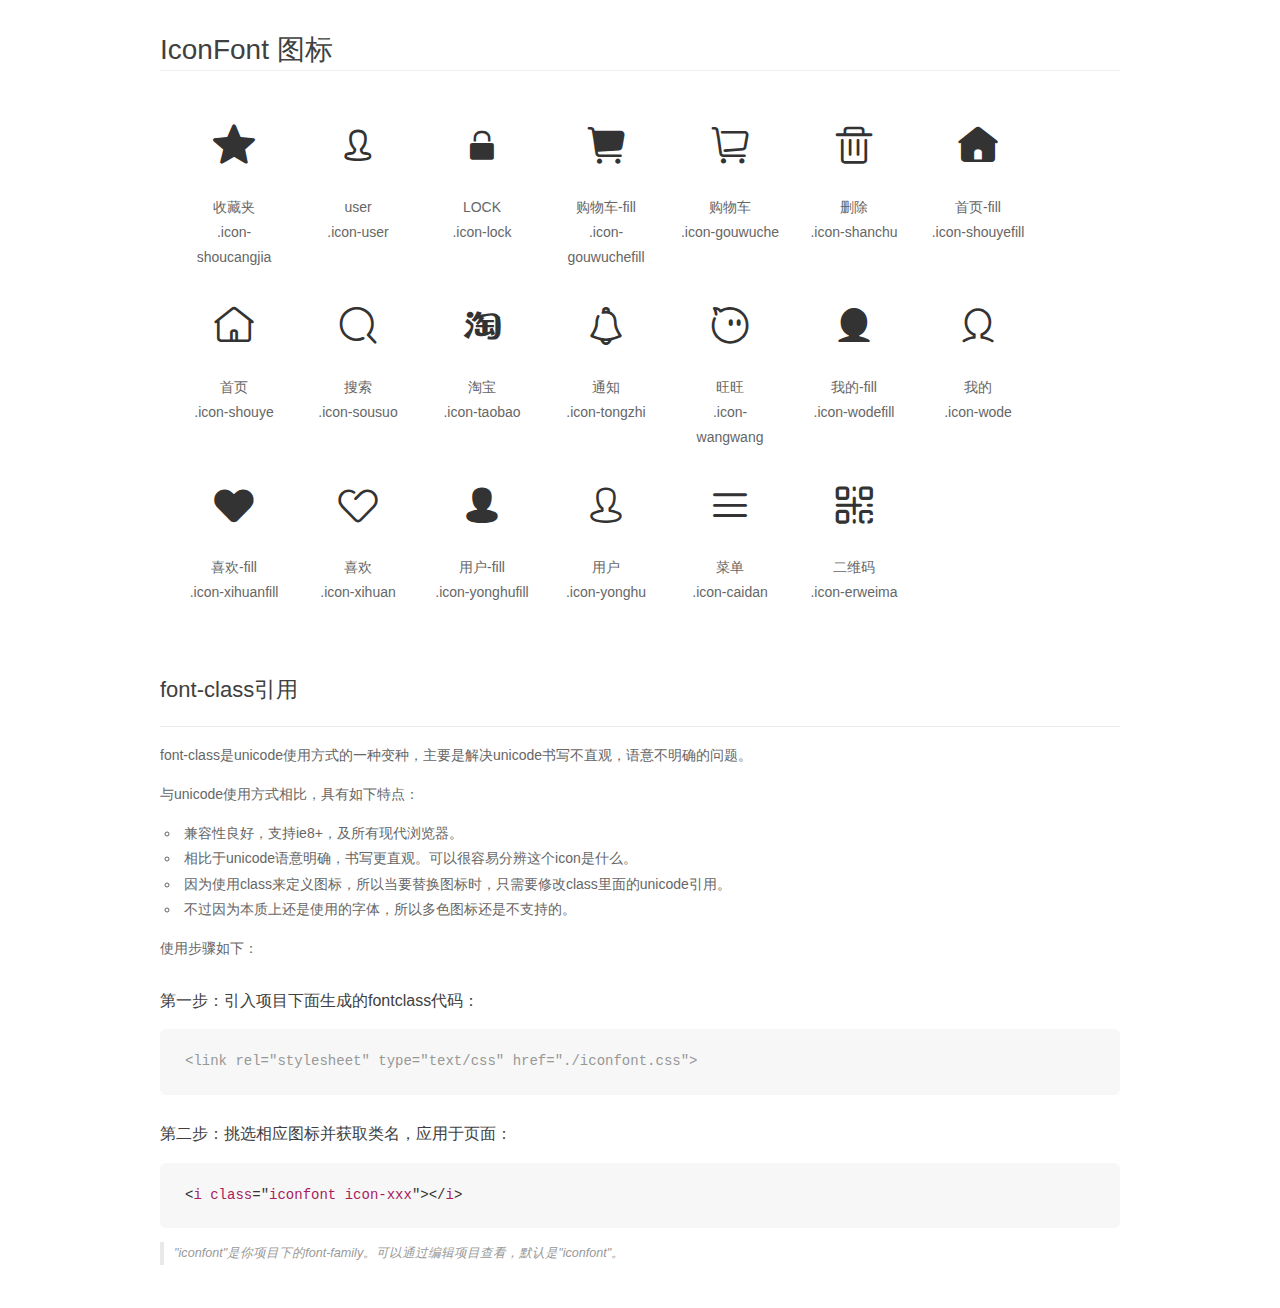
<file: icofont/demo_fontclass.html>
<!DOCTYPE html>
<html>
<head>
    <meta charset="utf-8"/>
    <title>IconFont</title>
    <link rel="stylesheet" href="demo.css">
    <link rel="stylesheet" href="iconfont.css">
</head>
<body>
    <div class="main markdown">
        <h1>IconFont 图标</h1>
        <ul class="icon_lists clear">
            
                <li>
                <i class="icon iconfont icon-shoucangjia"></i>
                    <div class="name">收藏夹</div>
                    <div class="fontclass">.icon-shoucangjia</div>
                </li>
            
                <li>
                <i class="icon iconfont icon-user"></i>
                    <div class="name">user</div>
                    <div class="fontclass">.icon-user</div>
                </li>
            
                <li>
                <i class="icon iconfont icon-lock"></i>
                    <div class="name">LOCK</div>
                    <div class="fontclass">.icon-lock</div>
                </li>
            
                <li>
                <i class="icon iconfont icon-gouwuchefill"></i>
                    <div class="name">购物车-fill</div>
                    <div class="fontclass">.icon-gouwuchefill</div>
                </li>
            
                <li>
                <i class="icon iconfont icon-gouwuche"></i>
                    <div class="name">购物车</div>
                    <div class="fontclass">.icon-gouwuche</div>
                </li>
            
                <li>
                <i class="icon iconfont icon-shanchu"></i>
                    <div class="name">删除</div>
                    <div class="fontclass">.icon-shanchu</div>
                </li>
            
                <li>
                <i class="icon iconfont icon-shouyefill"></i>
                    <div class="name">首页-fill</div>
                    <div class="fontclass">.icon-shouyefill</div>
                </li>
            
                <li>
                <i class="icon iconfont icon-shouye"></i>
                    <div class="name">首页</div>
                    <div class="fontclass">.icon-shouye</div>
                </li>
            
                <li>
                <i class="icon iconfont icon-sousuo"></i>
                    <div class="name">搜索</div>
                    <div class="fontclass">.icon-sousuo</div>
                </li>
            
                <li>
                <i class="icon iconfont icon-taobao"></i>
                    <div class="name">淘宝</div>
                    <div class="fontclass">.icon-taobao</div>
                </li>
            
                <li>
                <i class="icon iconfont icon-tongzhi"></i>
                    <div class="name">通知</div>
                    <div class="fontclass">.icon-tongzhi</div>
                </li>
            
                <li>
                <i class="icon iconfont icon-wangwang"></i>
                    <div class="name">旺旺</div>
                    <div class="fontclass">.icon-wangwang</div>
                </li>
            
                <li>
                <i class="icon iconfont icon-wodefill"></i>
                    <div class="name">我的-fill</div>
                    <div class="fontclass">.icon-wodefill</div>
                </li>
            
                <li>
                <i class="icon iconfont icon-wode"></i>
                    <div class="name">我的</div>
                    <div class="fontclass">.icon-wode</div>
                </li>
            
                <li>
                <i class="icon iconfont icon-xihuanfill"></i>
                    <div class="name">喜欢-fill</div>
                    <div class="fontclass">.icon-xihuanfill</div>
                </li>
            
                <li>
                <i class="icon iconfont icon-xihuan"></i>
                    <div class="name">喜欢</div>
                    <div class="fontclass">.icon-xihuan</div>
                </li>
            
                <li>
                <i class="icon iconfont icon-yonghufill"></i>
                    <div class="name">用户-fill</div>
                    <div class="fontclass">.icon-yonghufill</div>
                </li>
            
                <li>
                <i class="icon iconfont icon-yonghu"></i>
                    <div class="name">用户</div>
                    <div class="fontclass">.icon-yonghu</div>
                </li>
            
                <li>
                <i class="icon iconfont icon-caidan"></i>
                    <div class="name">菜单</div>
                    <div class="fontclass">.icon-caidan</div>
                </li>
            
                <li>
                <i class="icon iconfont icon-erweima"></i>
                    <div class="name">二维码</div>
                    <div class="fontclass">.icon-erweima</div>
                </li>
            
        </ul>

        <h2 id="font-class-">font-class引用</h2>
        <hr>

        <p>font-class是unicode使用方式的一种变种，主要是解决unicode书写不直观，语意不明确的问题。</p>
        <p>与unicode使用方式相比，具有如下特点：</p>
        <ul>
        <li>兼容性良好，支持ie8+，及所有现代浏览器。</li>
        <li>相比于unicode语意明确，书写更直观。可以很容易分辨这个icon是什么。</li>
        <li>因为使用class来定义图标，所以当要替换图标时，只需要修改class里面的unicode引用。</li>
        <li>不过因为本质上还是使用的字体，所以多色图标还是不支持的。</li>
        </ul>
        <p>使用步骤如下：</p>
        <h3 id="-fontclass-">第一步：引入项目下面生成的fontclass代码：</h3>


        <pre><code class="lang-js hljs javascript"><span class="hljs-comment">&lt;link rel="stylesheet" type="text/css" href="./iconfont.css"&gt;</span></code></pre>
        <h3 id="-">第二步：挑选相应图标并获取类名，应用于页面：</h3>
        <pre><code class="lang-css hljs">&lt;<span class="hljs-selector-tag">i</span> <span class="hljs-selector-tag">class</span>="<span class="hljs-selector-tag">iconfont</span> <span class="hljs-selector-tag">icon-xxx</span>"&gt;&lt;/<span class="hljs-selector-tag">i</span>&gt;</code></pre>
        <blockquote>
        <p>"iconfont"是你项目下的font-family。可以通过编辑项目查看，默认是"iconfont"。</p>
        </blockquote>
    </div>
</body>
</html>
</file>
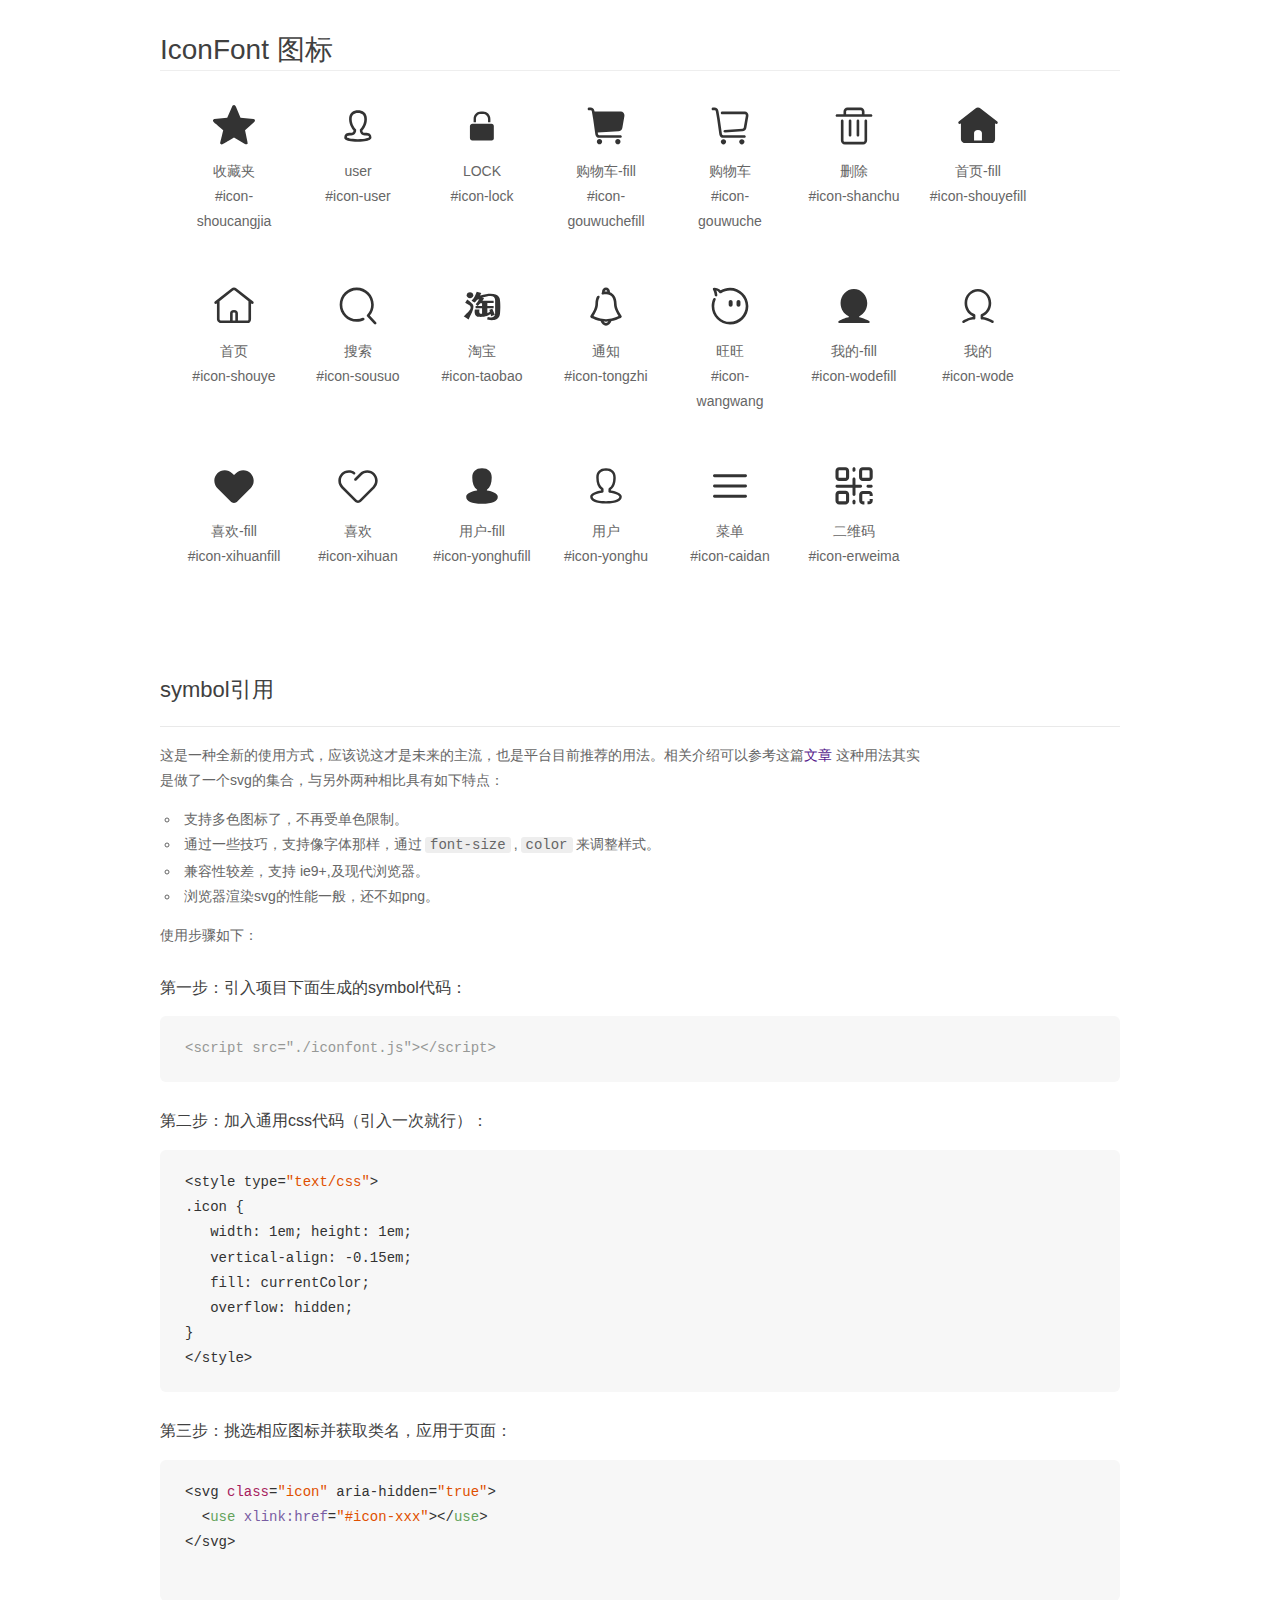
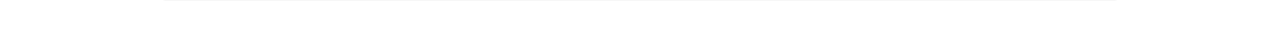
<file: icofont/demo_symbol.html>
<!DOCTYPE html>
<html>
<head>
    <meta charset="utf-8"/>
    <title>IconFont</title>
    <link rel="stylesheet" href="demo.css">
    <script src="iconfont.js"></script>

    <style type="text/css">
        .icon {
          /* 通过设置 font-size 来改变图标大小 */
          width: 1em; height: 1em;
          /* 图标和文字相邻时，垂直对齐 */
          vertical-align: -0.15em;
          /* 通过设置 color 来改变 SVG 的颜色/fill */
          fill: currentColor;
          /* path 和 stroke 溢出 viewBox 部分在 IE 下会显示
             normalize.css 中也包含这行 */
          overflow: hidden;
        }

    </style>
</head>
<body>
    <div class="main markdown">
        <h1>IconFont 图标</h1>
        <ul class="icon_lists clear">
            
                <li>
                    <svg class="icon" aria-hidden="true">
                        <use xlink:href="#icon-shoucangjia"></use>
                    </svg>
                    <div class="name">收藏夹</div>
                    <div class="fontclass">#icon-shoucangjia</div>
                </li>
            
                <li>
                    <svg class="icon" aria-hidden="true">
                        <use xlink:href="#icon-user"></use>
                    </svg>
                    <div class="name">user</div>
                    <div class="fontclass">#icon-user</div>
                </li>
            
                <li>
                    <svg class="icon" aria-hidden="true">
                        <use xlink:href="#icon-lock"></use>
                    </svg>
                    <div class="name">LOCK</div>
                    <div class="fontclass">#icon-lock</div>
                </li>
            
                <li>
                    <svg class="icon" aria-hidden="true">
                        <use xlink:href="#icon-gouwuchefill"></use>
                    </svg>
                    <div class="name">购物车-fill</div>
                    <div class="fontclass">#icon-gouwuchefill</div>
                </li>
            
                <li>
                    <svg class="icon" aria-hidden="true">
                        <use xlink:href="#icon-gouwuche"></use>
                    </svg>
                    <div class="name">购物车</div>
                    <div class="fontclass">#icon-gouwuche</div>
                </li>
            
                <li>
                    <svg class="icon" aria-hidden="true">
                        <use xlink:href="#icon-shanchu"></use>
                    </svg>
                    <div class="name">删除</div>
                    <div class="fontclass">#icon-shanchu</div>
                </li>
            
                <li>
                    <svg class="icon" aria-hidden="true">
                        <use xlink:href="#icon-shouyefill"></use>
                    </svg>
                    <div class="name">首页-fill</div>
                    <div class="fontclass">#icon-shouyefill</div>
                </li>
            
                <li>
                    <svg class="icon" aria-hidden="true">
                        <use xlink:href="#icon-shouye"></use>
                    </svg>
                    <div class="name">首页</div>
                    <div class="fontclass">#icon-shouye</div>
                </li>
            
                <li>
                    <svg class="icon" aria-hidden="true">
                        <use xlink:href="#icon-sousuo"></use>
                    </svg>
                    <div class="name">搜索</div>
                    <div class="fontclass">#icon-sousuo</div>
                </li>
            
                <li>
                    <svg class="icon" aria-hidden="true">
                        <use xlink:href="#icon-taobao"></use>
                    </svg>
                    <div class="name">淘宝</div>
                    <div class="fontclass">#icon-taobao</div>
                </li>
            
                <li>
                    <svg class="icon" aria-hidden="true">
                        <use xlink:href="#icon-tongzhi"></use>
                    </svg>
                    <div class="name">通知</div>
                    <div class="fontclass">#icon-tongzhi</div>
                </li>
            
                <li>
                    <svg class="icon" aria-hidden="true">
                        <use xlink:href="#icon-wangwang"></use>
                    </svg>
                    <div class="name">旺旺</div>
                    <div class="fontclass">#icon-wangwang</div>
                </li>
            
                <li>
                    <svg class="icon" aria-hidden="true">
                        <use xlink:href="#icon-wodefill"></use>
                    </svg>
                    <div class="name">我的-fill</div>
                    <div class="fontclass">#icon-wodefill</div>
                </li>
            
                <li>
                    <svg class="icon" aria-hidden="true">
                        <use xlink:href="#icon-wode"></use>
                    </svg>
                    <div class="name">我的</div>
                    <div class="fontclass">#icon-wode</div>
                </li>
            
                <li>
                    <svg class="icon" aria-hidden="true">
                        <use xlink:href="#icon-xihuanfill"></use>
                    </svg>
                    <div class="name">喜欢-fill</div>
                    <div class="fontclass">#icon-xihuanfill</div>
                </li>
            
                <li>
                    <svg class="icon" aria-hidden="true">
                        <use xlink:href="#icon-xihuan"></use>
                    </svg>
                    <div class="name">喜欢</div>
                    <div class="fontclass">#icon-xihuan</div>
                </li>
            
                <li>
                    <svg class="icon" aria-hidden="true">
                        <use xlink:href="#icon-yonghufill"></use>
                    </svg>
                    <div class="name">用户-fill</div>
                    <div class="fontclass">#icon-yonghufill</div>
                </li>
            
                <li>
                    <svg class="icon" aria-hidden="true">
                        <use xlink:href="#icon-yonghu"></use>
                    </svg>
                    <div class="name">用户</div>
                    <div class="fontclass">#icon-yonghu</div>
                </li>
            
                <li>
                    <svg class="icon" aria-hidden="true">
                        <use xlink:href="#icon-caidan"></use>
                    </svg>
                    <div class="name">菜单</div>
                    <div class="fontclass">#icon-caidan</div>
                </li>
            
                <li>
                    <svg class="icon" aria-hidden="true">
                        <use xlink:href="#icon-erweima"></use>
                    </svg>
                    <div class="name">二维码</div>
                    <div class="fontclass">#icon-erweima</div>
                </li>
            
        </ul>


        <h2 id="symbol-">symbol引用</h2>
        <hr>

        <p>这是一种全新的使用方式，应该说这才是未来的主流，也是平台目前推荐的用法。相关介绍可以参考这篇<a href="">文章</a>
        这种用法其实是做了一个svg的集合，与另外两种相比具有如下特点：</p>
        <ul>
          <li>支持多色图标了，不再受单色限制。</li>
          <li>通过一些技巧，支持像字体那样，通过<code>font-size</code>,<code>color</code>来调整样式。</li>
          <li>兼容性较差，支持 ie9+,及现代浏览器。</li>
          <li>浏览器渲染svg的性能一般，还不如png。</li>
        </ul>
        <p>使用步骤如下：</p>
        <h3 id="-symbol-">第一步：引入项目下面生成的symbol代码：</h3>
        <pre><code class="lang-js hljs javascript"><span class="hljs-comment">&lt;script src="./iconfont.js"&gt;&lt;/script&gt;</span></code></pre>
        <h3 id="-css-">第二步：加入通用css代码（引入一次就行）：</h3>
        <pre><code class="lang-js hljs javascript">&lt;style type=<span class="hljs-string">"text/css"</span>&gt;
.icon {
   width: <span class="hljs-number">1</span>em; height: <span class="hljs-number">1</span>em;
   vertical-align: <span class="hljs-number">-0.15</span>em;
   fill: currentColor;
   overflow: hidden;
}
&lt;<span class="hljs-regexp">/style&gt;</span></code></pre>
        <h3 id="-">第三步：挑选相应图标并获取类名，应用于页面：</h3>
        <pre><code class="lang-js hljs javascript">&lt;svg <span class="hljs-class"><span class="hljs-keyword">class</span></span>=<span class="hljs-string">"icon"</span> aria-hidden=<span class="hljs-string">"true"</span>&gt;<span class="xml"><span class="hljs-tag">
  &lt;<span class="hljs-name">use</span> <span class="hljs-attr">xlink:href</span>=<span class="hljs-string">"#icon-xxx"</span>&gt;</span><span class="hljs-tag">&lt;/<span class="hljs-name">use</span>&gt;</span>
</span>&lt;<span class="hljs-regexp">/svg&gt;
        </span></code></pre>
    </div>
</body>
</html>
</file>
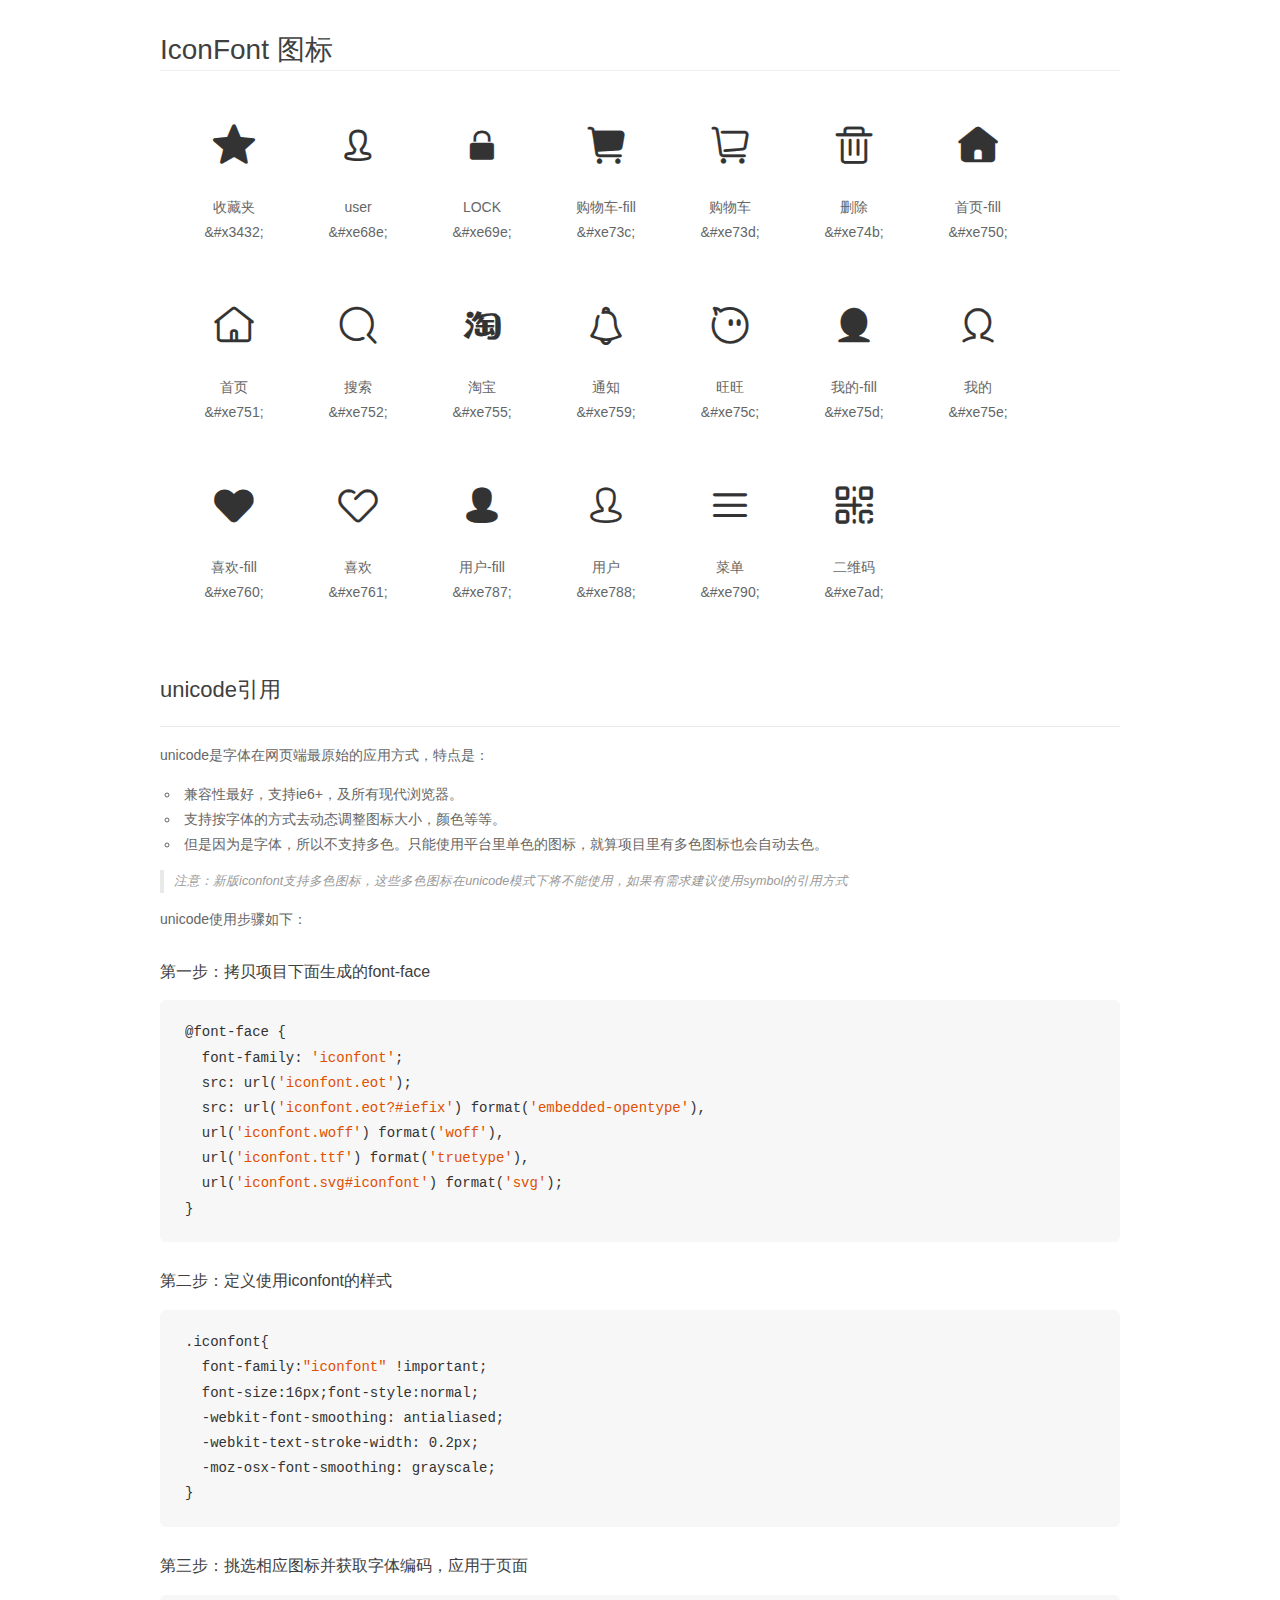
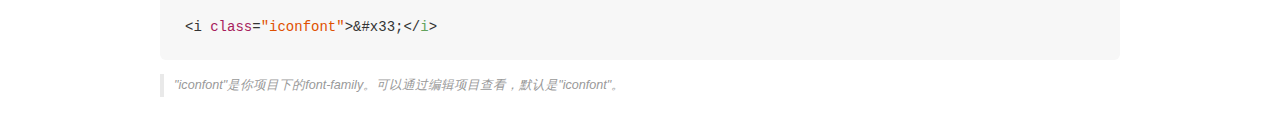
<file: icofont/demo_unicode.html>
<!DOCTYPE html>
<html>
<head>
    <meta charset="utf-8"/>
    <title>IconFont</title>
    <link rel="stylesheet" href="demo.css">

    <style type="text/css">

        @font-face {font-family: "iconfont";
          src: url('iconfont.eot'); /* IE9*/
          src: url('iconfont.eot#iefix') format('embedded-opentype'), /* IE6-IE8 */
          url('iconfont.woff') format('woff'), /* chrome, firefox */
          url('iconfont.ttf') format('truetype'), /* chrome, firefox, opera, Safari, Android, iOS 4.2+*/
          url('iconfont.svg#iconfont') format('svg'); /* iOS 4.1- */
        }

        .iconfont {
          font-family:"iconfont" !important;
          font-size:16px;
          font-style:normal;
          -webkit-font-smoothing: antialiased;
          -webkit-text-stroke-width: 0.2px;
          -moz-osx-font-smoothing: grayscale;
        }

    </style>
</head>
<body>
    <div class="main markdown">
        <h1>IconFont 图标</h1>
        <ul class="icon_lists clear">
            
                <li>
                <i class="icon iconfont">&#x3432;</i>
                    <div class="name">收藏夹</div>
                    <div class="code">&amp;#x3432;</div>
                </li>
            
                <li>
                <i class="icon iconfont">&#xe68e;</i>
                    <div class="name">user</div>
                    <div class="code">&amp;#xe68e;</div>
                </li>
            
                <li>
                <i class="icon iconfont">&#xe69e;</i>
                    <div class="name">LOCK</div>
                    <div class="code">&amp;#xe69e;</div>
                </li>
            
                <li>
                <i class="icon iconfont">&#xe73c;</i>
                    <div class="name">购物车-fill</div>
                    <div class="code">&amp;#xe73c;</div>
                </li>
            
                <li>
                <i class="icon iconfont">&#xe73d;</i>
                    <div class="name">购物车</div>
                    <div class="code">&amp;#xe73d;</div>
                </li>
            
                <li>
                <i class="icon iconfont">&#xe74b;</i>
                    <div class="name">删除</div>
                    <div class="code">&amp;#xe74b;</div>
                </li>
            
                <li>
                <i class="icon iconfont">&#xe750;</i>
                    <div class="name">首页-fill</div>
                    <div class="code">&amp;#xe750;</div>
                </li>
            
                <li>
                <i class="icon iconfont">&#xe751;</i>
                    <div class="name">首页</div>
                    <div class="code">&amp;#xe751;</div>
                </li>
            
                <li>
                <i class="icon iconfont">&#xe752;</i>
                    <div class="name">搜索</div>
                    <div class="code">&amp;#xe752;</div>
                </li>
            
                <li>
                <i class="icon iconfont">&#xe755;</i>
                    <div class="name">淘宝</div>
                    <div class="code">&amp;#xe755;</div>
                </li>
            
                <li>
                <i class="icon iconfont">&#xe759;</i>
                    <div class="name">通知</div>
                    <div class="code">&amp;#xe759;</div>
                </li>
            
                <li>
                <i class="icon iconfont">&#xe75c;</i>
                    <div class="name">旺旺</div>
                    <div class="code">&amp;#xe75c;</div>
                </li>
            
                <li>
                <i class="icon iconfont">&#xe75d;</i>
                    <div class="name">我的-fill</div>
                    <div class="code">&amp;#xe75d;</div>
                </li>
            
                <li>
                <i class="icon iconfont">&#xe75e;</i>
                    <div class="name">我的</div>
                    <div class="code">&amp;#xe75e;</div>
                </li>
            
                <li>
                <i class="icon iconfont">&#xe760;</i>
                    <div class="name">喜欢-fill</div>
                    <div class="code">&amp;#xe760;</div>
                </li>
            
                <li>
                <i class="icon iconfont">&#xe761;</i>
                    <div class="name">喜欢</div>
                    <div class="code">&amp;#xe761;</div>
                </li>
            
                <li>
                <i class="icon iconfont">&#xe787;</i>
                    <div class="name">用户-fill</div>
                    <div class="code">&amp;#xe787;</div>
                </li>
            
                <li>
                <i class="icon iconfont">&#xe788;</i>
                    <div class="name">用户</div>
                    <div class="code">&amp;#xe788;</div>
                </li>
            
                <li>
                <i class="icon iconfont">&#xe790;</i>
                    <div class="name">菜单</div>
                    <div class="code">&amp;#xe790;</div>
                </li>
            
                <li>
                <i class="icon iconfont">&#xe7ad;</i>
                    <div class="name">二维码</div>
                    <div class="code">&amp;#xe7ad;</div>
                </li>
            
        </ul>
        <h2 id="unicode-">unicode引用</h2>
        <hr>

        <p>unicode是字体在网页端最原始的应用方式，特点是：</p>
        <ul>
        <li>兼容性最好，支持ie6+，及所有现代浏览器。</li>
        <li>支持按字体的方式去动态调整图标大小，颜色等等。</li>
        <li>但是因为是字体，所以不支持多色。只能使用平台里单色的图标，就算项目里有多色图标也会自动去色。</li>
        </ul>
        <blockquote>
        <p>注意：新版iconfont支持多色图标，这些多色图标在unicode模式下将不能使用，如果有需求建议使用symbol的引用方式</p>
        </blockquote>
        <p>unicode使用步骤如下：</p>
        <h3 id="-font-face">第一步：拷贝项目下面生成的font-face</h3>
        <pre><code class="lang-js hljs javascript">@font-face {
  font-family: <span class="hljs-string">'iconfont'</span>;
  src: url(<span class="hljs-string">'iconfont.eot'</span>);
  src: url(<span class="hljs-string">'iconfont.eot?#iefix'</span>) format(<span class="hljs-string">'embedded-opentype'</span>),
  url(<span class="hljs-string">'iconfont.woff'</span>) format(<span class="hljs-string">'woff'</span>),
  url(<span class="hljs-string">'iconfont.ttf'</span>) format(<span class="hljs-string">'truetype'</span>),
  url(<span class="hljs-string">'iconfont.svg#iconfont'</span>) format(<span class="hljs-string">'svg'</span>);
}
</code></pre>
        <h3 id="-iconfont-">第二步：定义使用iconfont的样式</h3>
        <pre><code class="lang-js hljs javascript">.iconfont{
  font-family:<span class="hljs-string">"iconfont"</span> !important;
  font-size:<span class="hljs-number">16</span>px;font-style:normal;
  -webkit-font-smoothing: antialiased;
  -webkit-text-stroke-width: <span class="hljs-number">0.2</span>px;
  -moz-osx-font-smoothing: grayscale;
}
</code></pre>
        <h3 id="-">第三步：挑选相应图标并获取字体编码，应用于页面</h3>
        <pre><code class="lang-js hljs javascript">&lt;i <span class="hljs-class"><span class="hljs-keyword">class</span></span>=<span class="hljs-string">"iconfont"</span>&gt;&amp;#x33;<span class="xml"><span class="hljs-tag">&lt;/<span class="hljs-name">i</span>&gt;</span></span></code></pre>

        <blockquote>
        <p>"iconfont"是你项目下的font-family。可以通过编辑项目查看，默认是"iconfont"。</p>
        </blockquote>
    </div>


</body>
</html>
</file>
<file: icofont/iconfont.css>
@font-face {font-family: "iconfont";
  src: url('iconfont.eot?t=1504618338672'); /* IE9*/
  src: url('iconfont.eot?t=1504618338672#iefix') format('embedded-opentype'), /* IE6-IE8 */
  url('[data-uri]') format('woff'),
  url('iconfont.ttf?t=1504618338672') format('truetype'), /* chrome, firefox, opera, Safari, Android, iOS 4.2+*/
  url('iconfont.svg?t=1504618338672#iconfont') format('svg'); /* iOS 4.1- */
}

.iconfont {
  font-family:"iconfont" !important;
  font-size:16px;
  font-style:normal;
  -webkit-font-smoothing: antialiased;
  -moz-osx-font-smoothing: grayscale;
}

.icon-shoucangjia:before { content: "\3432"; }

.icon-user:before { content: "\e68e"; }

.icon-lock:before { content: "\e69e"; }

.icon-gouwuchefill:before { content: "\e73c"; }

.icon-gouwuche:before { content: "\e73d"; }

.icon-shanchu:before { content: "\e74b"; }

.icon-shouyefill:before { content: "\e750"; }

.icon-shouye:before { content: "\e751"; }

.icon-sousuo:before { content: "\e752"; }

.icon-taobao:before { content: "\e755"; }

.icon-tongzhi:before { content: "\e759"; }

.icon-wangwang:before { content: "\e75c"; }

.icon-wodefill:before { content: "\e75d"; }

.icon-wode:before { content: "\e75e"; }

.icon-xihuanfill:before { content: "\e760"; }

.icon-xihuan:before { content: "\e761"; }

.icon-yonghufill:before { content: "\e787"; }

.icon-yonghu:before { content: "\e788"; }

.icon-caidan:before { content: "\e790"; }

.icon-erweima:before { content: "\e7ad"; }
</file>
<file: icofont/demo.css>
*{margin: 0;padding: 0;list-style: none;}
/*
KISSY CSS Reset
理念：1. reset 的目的不是清除浏览器的默认样式，这仅是部分工作。清除和重置是紧密不可分的。
2. reset 的目的不是让默认样式在所有浏览器下一致，而是减少默认样式有可能带来的问题。
3. reset 期望提供一套普适通用的基础样式。但没有银弹，推荐根据具体需求，裁剪和修改后再使用。
特色：1. 适应中文；2. 基于最新主流浏览器。
维护：玉伯<lifesinger@gmail.com>, 正淳<ragecarrier@gmail.com>
 */

/** 清除内外边距 **/
body, h1, h2, h3, h4, h5, h6, hr, p, blockquote, /* structural elements 结构元素 */
dl, dt, dd, ul, ol, li, /* list elements 列表元素 */
pre, /* text formatting elements 文本格式元素 */
form, fieldset, legend, button, input, textarea, /* form elements 表单元素 */
th, td /* table elements 表格元素 */ {
  margin: 0;
  padding: 0;
}

/** 设置默认字体 **/
body,
button, input, select, textarea /* for ie */ {
  font: 12px/1.5 tahoma, arial, \5b8b\4f53, sans-serif;
}
h1, h2, h3, h4, h5, h6 { font-size: 100%; }
address, cite, dfn, em, var { font-style: normal; } /* 将斜体扶正 */
code, kbd, pre, samp { font-family: courier new, courier, monospace; } /* 统一等宽字体 */
small { font-size: 12px; } /* 小于 12px 的中文很难阅读，让 small 正常化 */

/** 重置列表元素 **/
ul, ol { list-style: none; }

/** 重置文本格式元素 **/
a { text-decoration: none; }
a:hover { text-decoration: underline; }


/** 重置表单元素 **/
legend { color: #000; } /* for ie6 */
fieldset, img { border: 0; } /* img 搭车：让链接里的 img 无边框 */
button, input, select, textarea { font-size: 100%; } /* 使得表单元素在 ie 下能继承字体大小 */
/* 注：optgroup 无法扶正 */

/** 重置表格元素 **/
table { border-collapse: collapse; border-spacing: 0; }

/* 清除浮动 */
.ks-clear:after, .clear:after {
  content: '\20';
  display: block;
  height: 0;
  clear: both;
}
.ks-clear, .clear {
  *zoom: 1;
}

.main {
  padding: 30px 100px;
width: 960px;
margin: 0 auto;
}
.main h1{font-size:36px; color:#333; text-align:left;margin-bottom:30px; border-bottom: 1px solid #eee;}

.helps{margin-top:40px;}
.helps pre{
  padding:20px;
  margin:10px 0;
  border:solid 1px #e7e1cd;
  background-color: #fffdef;
  overflow: auto;
}

.icon_lists{
  width: 100% !important;

}

.icon_lists li{
  float:left;
  width: 100px;
  height:180px;
  text-align: center;
  list-style: none !important;
}
.icon_lists .icon{
  font-size: 42px;
  line-height: 100px;
  margin: 10px 0;
  color:#333;
  -webkit-transition: font-size 0.25s ease-out 0s;
  -moz-transition: font-size 0.25s ease-out 0s;
  transition: font-size 0.25s ease-out 0s;

}
.icon_lists .icon:hover{
  font-size: 100px;
}



.markdown {
  color: #666;
  font-size: 14px;
  line-height: 1.8;
}

.highlight {
  line-height: 1.5;
}

.markdown img {
  vertical-align: middle;
  max-width: 100%;
}

.markdown h1 {
  color: #404040;
  font-weight: 500;
  line-height: 40px;
  margin-bottom: 24px;
}

.markdown h2,
.markdown h3,
.markdown h4,
.markdown h5,
.markdown h6 {
  color: #404040;
  margin: 1.6em 0 0.6em 0;
  font-weight: 500;
  clear: both;
}

.markdown h1 {
  font-size: 28px;
}

.markdown h2 {
  font-size: 22px;
}

.markdown h3 {
  font-size: 16px;
}

.markdown h4 {
  font-size: 14px;
}

.markdown h5 {
  font-size: 12px;
}

.markdown h6 {
  font-size: 12px;
}

.markdown hr {
  height: 1px;
  border: 0;
  background: #e9e9e9;
  margin: 16px 0;
  clear: both;
}

.markdown p,
.markdown pre {
  margin: 1em 0;
}

.markdown > p,
.markdown > blockquote,
.markdown > .highlight,
.markdown > ol,
.markdown > ul {
  width: 80%;
}

.markdown ul > li {
  list-style: circle;
}

.markdown > ul li,
.markdown blockquote ul > li {
  margin-left: 20px;
  padding-left: 4px;
}

.markdown > ul li p,
.markdown > ol li p {
  margin: 0.6em 0;
}

.markdown ol > li {
  list-style: decimal;
}

.markdown > ol li,
.markdown blockquote ol > li {
  margin-left: 20px;
  padding-left: 4px;
}

.markdown code {
  margin: 0 3px;
  padding: 0 5px;
  background: #eee;
  border-radius: 3px;
}

.markdown pre {
  border-radius: 6px;
  background: #f7f7f7;
  padding: 20px;
}

.markdown pre code {
  border: none;
  background: #f7f7f7;
  margin: 0;
}

.markdown strong,
.markdown b {
  font-weight: 600;
}

.markdown > table {
  border-collapse: collapse;
  border-spacing: 0px;
  empty-cells: show;
  border: 1px solid #e9e9e9;
  width: 95%;
  margin-bottom: 24px;
}

.markdown > table th {
  white-space: nowrap;
  color: #333;
  font-weight: 600;

}

.markdown > table th,
.markdown > table td {
  border: 1px solid #e9e9e9;
  padding: 8px 16px;
  text-align: left;
}

.markdown > table th {
  background: #F7F7F7;
}

.markdown blockquote {
  font-size: 90%;
  color: #999;
  border-left: 4px solid #e9e9e9;
  padding-left: 0.8em;
  margin: 1em 0;
  font-style: italic;
}

.markdown blockquote p {
  margin: 0;
}

.markdown .anchor {
  opacity: 0;
  transition: opacity 0.3s ease;
  margin-left: 8px;
}

.markdown .waiting {
  color: #ccc;
}

.markdown h1:hover .anchor,
.markdown h2:hover .anchor,
.markdown h3:hover .anchor,
.markdown h4:hover .anchor,
.markdown h5:hover .anchor,
.markdown h6:hover .anchor {
  opacity: 1;
  display: inline-block;
}

.markdown > br,
.markdown > p > br {
  clear: both;
}


.hljs {
  display: block;
  background: white;
  padding: 0.5em;
  color: #333333;
  overflow-x: auto;
}

.hljs-comment,
.hljs-meta {
  color: #969896;
}

.hljs-string,
.hljs-variable,
.hljs-template-variable,
.hljs-strong,
.hljs-emphasis,
.hljs-quote {
  color: #df5000;
}

.hljs-keyword,
.hljs-selector-tag,
.hljs-type {
  color: #a71d5d;
}

.hljs-literal,
.hljs-symbol,
.hljs-bullet,
.hljs-attribute {
  color: #0086b3;
}

.hljs-section,
.hljs-name {
  color: #63a35c;
}

.hljs-tag {
  color: #333333;
}

.hljs-title,
.hljs-attr,
.hljs-selector-id,
.hljs-selector-class,
.hljs-selector-attr,
.hljs-selector-pseudo {
  color: #795da3;
}

.hljs-addition {
  color: #55a532;
  background-color: #eaffea;
}

.hljs-deletion {
  color: #bd2c00;
  background-color: #ffecec;
}

.hljs-link {
  text-decoration: underline;
}

pre{
  background: #fff;
}
</file>
